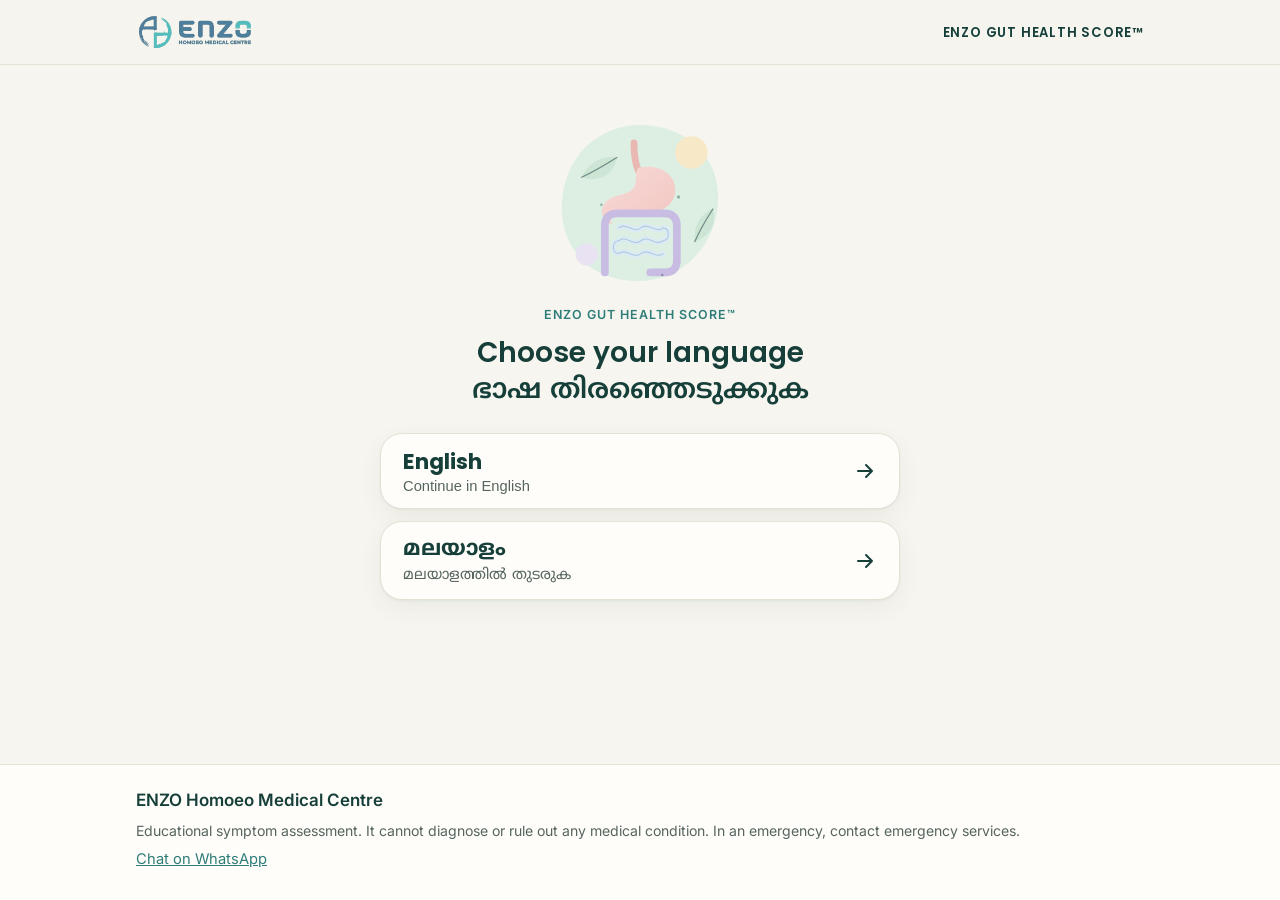
<file: score/index.html>
<!DOCTYPE html>
<html lang="en">
<head>
<meta charset="UTF-8" />
<meta name="viewport" content="width=device-width, initial-scale=1.0, viewport-fit=cover" />
<meta name="theme-color" content="#F7F5EF" />
<title>ENZO Gut Health Score™ · ENZO Homoeo Medical Centre</title>
<meta name="description" content="An 8-question educational digestive symptom assessment from ENZO Homoeo Medical Centre. Takes about 2 minutes. Not a diagnosis." />
<meta property="og:type" content="website" />
<meta property="og:title" content="ENZO Gut Health Score™" />
<meta property="og:description" content="How healthy is your gut? 8 questions, about 2 minutes, in English or Malayalam. Educational assessment, not a diagnosis." />
<meta property="og:image" content="https://ihkarise.github.io/ENZO-CLINIC-/score/assets/share.jpg" />
<meta property="og:image:width" content="1200" />
<meta property="og:image:height" content="630" />
<meta property="og:url" content="https://ihkarise.github.io/ENZO-CLINIC-/score/" />
<meta name="twitter:card" content="summary_large_image" />
<meta name="robots" content="index,follow" />
<!-- Add <link rel="canonical" href="https://<final-hostname>/"> once the real
     subdomain is registered and verified. See score/README.md §Deployment. -->
<link rel="icon" type="image/png" href="assets/logo-mark.png" />
<link rel="apple-touch-icon" href="assets/logo-mark.png" />
<link rel="preconnect" href="https://fonts.googleapis.com" />
<link rel="preconnect" href="https://fonts.gstatic.com" crossorigin />
<link href="https://fonts.googleapis.com/css2?family=Inter:wght@400;500;600;700&family=Noto+Sans+Malayalam:wght@400;500;600;700&family=Poppins:wght@500;600;700&display=swap" rel="stylesheet" />
<link rel="stylesheet" href="css/gut-score.css" />
</head>
<body class="gut-score-app">
<a class="gs-skip" id="gsSkip" href="#gs-main">Skip to content</a>
<header class="gs-header">
  <div class="gs-header-in">
    <button type="button" class="gs-back" id="gsBack" hidden>
      <svg viewBox="0 0 24 24" aria-hidden="true" focusable="false"><path d="M15 18l-6-6 6-6" /></svg>
      <span>Back</span>
    </button>
    <a class="gs-brand" href="./" aria-label="ENZO Gut Health Score™ home">
      <img src="assets/logo-horizontal.png" alt="ENZO Homoeo Medical Centre" width="139" height="45" />
    </a>
    <span class="gs-product">ENZO Gut Health Score™</span>
    <div class="gs-lang" id="gsLang" role="group" aria-label="Language" hidden></div>
  </div>
</header>

<main id="gs-main" class="gs-main" tabindex="-1">
  <div id="gsScreen">
    <noscript>
      <div class="gs-card">
        <h1 class="gs-h1">ENZO Gut Health Score™</h1>
        <p>This assessment needs JavaScript to calculate your score. Please enable JavaScript or use a different browser.</p>
      </div>
    </noscript>
  </div>
</main>

<div class="gs-sr" id="gsLive" aria-live="polite" aria-atomic="true"></div>

<footer class="gs-footer">
  <div class="gs-footer-in">
    <p class="gs-footer-name" id="gsClinicName">ENZO Homoeo Medical Centre</p>
    <p class="gs-footer-note" id="gsFooterNote">Educational symptom assessment. It cannot diagnose or rule out any medical condition. In an emergency, contact emergency services.</p>
    <nav class="gs-footer-links" id="gsFooterLinks" aria-label="Footer"></nav>
  </div>
</footer>

<script type="module" src="js/app.js"></script>
</body>
</html>
</file>
<file: score/css/gut-score.css>
/* ENZO Gut Health Score — public patient-facing styles.
   Everything is scoped under .gut-score-app; this file is never loaded by
   the staff app and the staff app's css/app.css is never loaded here. */
.gut-score-app{
  --gs-ivory:#F7F5EF; --gs-paper:#FFFDF9; --gs-ink:#163F3A; --gs-text:#22302D; --gs-muted:#56655F;
  --gs-line:#E6E1D4; --gs-sage:#DDEFE3; --gs-sage-d:#BFDDCB; --gs-pink:#F8DAD7; --gs-blue:#DCEAF4;
  --gs-lav:#E9E2F3; --gs-cream:#F7E8C8; --gs-teal:#2F7D79; --gs-slate:#4F7590;
  --gs-red:#A4281B; --gs-red-soft:#FCE9E6; --gs-amber:#8A5A00; --gs-amber-soft:#FBF0D9;
  --gs-r:22px; --gs-r-sm:14px; --gs-shadow:0 1px 2px rgba(22,63,58,.05),0 8px 24px rgba(22,63,58,.06);
  --gs-maxw:1040px; --gs-focus:0 0 0 3px var(--gs-paper),0 0 0 6px var(--gs-teal);
  margin:0; min-height:100dvh; display:flex; flex-direction:column;
  background:var(--gs-ivory); color:var(--gs-text);
  font:400 1.0625rem/1.6 "Inter",system-ui,-apple-system,"Segoe UI",Roboto,sans-serif;
  -webkit-font-smoothing:antialiased; -webkit-text-size-adjust:100%;
}
.gut-score-app *,.gut-score-app *::before,.gut-score-app *::after{box-sizing:border-box;}
:where(.gut-score-app) :where(h1,h2,h3,h4,p,ul,fieldset,legend){margin:0;padding:0;}
:where(.gut-score-app) :where(ul){list-style:none;}
.gut-score-app :is(h1,h2,h3,h4,.gs-product,.gs-btn,.gs-score-num){font-family:"Poppins","Inter",system-ui,sans-serif;}
.gut-score-app :focus-visible{outline:none;box-shadow:var(--gs-focus);border-radius:10px;}
.gut-score-app [tabindex="-1"]:focus{outline:none;box-shadow:none;}
.gut-score-app a{color:var(--gs-teal);}

.gs-sr{position:absolute!important;width:1px;height:1px;overflow:hidden;clip:rect(0 0 0 0);white-space:nowrap;}
.gs-skip{position:absolute;left:12px;top:-60px;z-index:50;background:var(--gs-ink);color:#fff!important;padding:10px 16px;border-radius:10px;text-decoration:none;}
.gs-skip:focus{top:12px;}

.gs-icon{width:1.2em;height:1.2em;flex:none;fill:none;stroke:currentColor;stroke-width:2;stroke-linecap:round;stroke-linejoin:round;}

/* ---------- header ---------- */
.gs-header{position:sticky;top:0;z-index:20;background:rgba(247,245,239,.94);border-bottom:1px solid var(--gs-line);}
.gs-header-in{max-width:var(--gs-maxw);margin:0 auto;display:flex;align-items:center;gap:12px;padding:10px 16px;min-height:64px;}
.gs-brand{display:flex;flex:none;}
.gs-brand img{display:block;width:118px;height:auto;}
.gs-product{margin-left:auto;font-weight:600;font-size:.82rem;letter-spacing:.06em;text-transform:uppercase;color:var(--gs-ink);text-align:right;}
.gs-back{display:inline-flex;align-items:center;gap:4px;min-height:44px;padding:0 12px 0 6px;border:1px solid var(--gs-line);border-radius:999px;background:var(--gs-paper);color:var(--gs-ink);font:600 .9rem "Inter",sans-serif;cursor:pointer;}
.gs-back svg{width:20px;height:20px;fill:none;stroke:currentColor;stroke-width:2.2;stroke-linecap:round;stroke-linejoin:round;}
.gs-back[hidden]{display:none;}

/* ---------- layout ---------- */
.gs-main{flex:1;width:100%;max-width:var(--gs-maxw);margin:0 auto;padding:24px 16px 48px;}
.gs-main:focus{outline:none;}
.gs-card{background:var(--gs-paper);border:1px solid var(--gs-line);border-radius:var(--gs-r);padding:24px 20px;box-shadow:var(--gs-shadow);}
.gs-step{max-width:720px;margin:0 auto;}

.gs-h1{font-size:clamp(2.1rem,7vw,3.4rem);line-height:1.08;font-weight:700;color:var(--gs-ink);letter-spacing:-.01em;}
.gs-h2{font-size:clamp(1.35rem,4.4vw,1.75rem);line-height:1.25;font-weight:600;color:var(--gs-ink);}
.gs-h3{font-size:1.2rem;line-height:1.3;font-weight:600;color:var(--gs-ink);margin-bottom:10px;}
.gs-h4{font-size:1rem;font-weight:600;color:var(--gs-ink);margin:20px 0 6px;}
.gs-eyebrow{display:block;font-size:.78rem;font-weight:600;letter-spacing:.08em;text-transform:uppercase;color:var(--gs-teal);margin-bottom:10px;}
.gs-lead{font-size:1.2rem;color:var(--gs-text);margin:14px 0 22px;}
.gs-small{font-size:.9rem;color:var(--gs-muted);}
.gs-note{font-size:.9rem;color:var(--gs-muted);margin-top:16px;padding-top:14px;border-top:1px dashed var(--gs-line);}
.gs-card :where(p+p){margin-top:10px;}

/* ---------- buttons ---------- */
.gs-btn{display:inline-flex;align-items:center;justify-content:center;gap:10px;min-height:52px;padding:12px 22px;border-radius:999px;border:1.5px solid transparent;font-weight:600;font-size:1rem;line-height:1.2;text-decoration:none;cursor:pointer;transition:background-color .2s,transform .2s,border-color .2s;}
.gs-btn-primary{background:var(--gs-ink);color:#fff;}
.gs-btn-primary:hover{background:#0F2F2B;transform:translateY(-1px);}
.gs-btn-ghost{background:transparent;color:var(--gs-ink);border-color:#CFC8B6;}
.gs-btn-ghost:hover{background:var(--gs-sage);}
.gs-btn-lg{min-height:58px;padding:14px 28px;font-size:1.08rem;}
.gs-btn-emergency{background:var(--gs-red);color:#fff!important;}
.gs-btn-emergency:hover{background:#86200F;}

/* ---------- intro ---------- */
.gs-hero{display:grid;gap:24px;align-items:center;padding:8px 0 28px;}
.gs-hero-art{order:-1;max-width:260px;margin:0 auto;width:100%;}
.gs-illus{display:block;width:100%;height:auto;}
.gs-facts{display:grid;grid-template-columns:1fr 1fr;gap:10px;margin-bottom:26px;}
.gs-facts li{display:flex;align-items:center;gap:10px;padding:12px 14px;border-radius:var(--gs-r-sm);font-size:.95rem;font-weight:500;color:var(--gs-ink);line-height:1.3;}
.gs-facts li:nth-child(1){background:var(--gs-sage);} .gs-facts li:nth-child(2){background:var(--gs-blue);}
.gs-facts li:nth-child(3){background:var(--gs-cream);} .gs-facts li:nth-child(4){background:var(--gs-lav);}
.gs-hero .gs-small{margin-top:14px;max-width:46ch;}
.gs-disclaimer{background:transparent;border:1px solid var(--gs-line);border-radius:var(--gs-r);padding:20px;margin-top:8px;}
.gs-disclaimer .gs-h3{font-size:1rem;}
.gs-disclaimer p{font-size:.92rem;color:var(--gs-muted);}

/* ---------- progress ---------- */
.gs-progress{margin-bottom:22px;}
.gs-progress-text{display:flex;justify-content:space-between;font-size:.88rem;font-weight:600;color:var(--gs-muted);margin-bottom:8px;}
.gs-progress-track{height:8px;border-radius:999px;background:#ECE7DA;overflow:hidden;}
.gs-progress-track span{display:block;height:100%;border-radius:inherit;background:var(--gs-teal);transition:width .35s ease;}

/* ---------- question ---------- */
.gs-fieldset{border:0;min-width:0;}
.gs-legend{display:block;width:100%;margin-bottom:6px;}
.gs-qtext{display:block;font:600 clamp(1.2rem,4.2vw,1.5rem)/1.35 "Poppins","Inter",sans-serif;color:var(--gs-ink);}
.gs-help{margin:10px 0 0;font-size:.95rem;color:var(--gs-muted);}
.gs-options,.gs-checks{display:grid;gap:10px;margin-top:20px;}
.gs-option{position:relative;display:flex;align-items:center;gap:14px;min-height:64px;padding:14px 16px;border:1.5px solid var(--gs-line);border-radius:var(--gs-r-sm);background:#fff;cursor:pointer;transition:border-color .2s,background-color .2s;}
.gs-option:hover{border-color:var(--gs-sage-d);background:#FBFDFB;}
.gs-option input{position:absolute;opacity:0;width:1px;height:1px;}
.gs-option-body{flex:1;display:flex;flex-wrap:wrap;align-items:baseline;justify-content:space-between;gap:2px 12px;}
.gs-option-label{font-weight:600;color:var(--gs-ink);font-size:1.05rem;}
.gs-option-detail{color:var(--gs-muted);font-size:.95rem;}
.gs-option-check{display:grid;place-items:center;width:28px;height:28px;border-radius:50%;border:2px solid #BDB6A4;color:transparent;flex:none;}
.gs-option-check .gs-icon{width:16px;height:16px;stroke-width:3;}
.gs-option:has(input:checked){border-color:var(--gs-teal);background:var(--gs-sage);}
.gs-option:has(input:checked) .gs-option-check{background:var(--gs-teal);border-color:var(--gs-teal);color:#fff;}
.gs-option:has(input:focus-visible){box-shadow:var(--gs-focus);}
.gs-error{min-height:1.5em;margin-top:12px;color:var(--gs-red);font-weight:600;font-size:.95rem;}
.gs-error:empty{min-height:0;margin:0;}
.gs-fieldset[aria-invalid="true"] .gs-option,.gs-fieldset[aria-invalid="true"] .gs-check{border-color:#D9A79F;}
.gs-nav{display:flex;justify-content:space-between;gap:12px;margin-top:24px;}
.gs-nav .gs-btn-primary{flex:1;max-width:280px;margin-left:auto;}

/* ---------- warning-sign check ---------- */
.gs-step .gs-h2{margin-bottom:18px;}
.gs-check{position:relative;display:flex;align-items:center;gap:14px;min-height:56px;padding:12px 16px;border:1.5px solid var(--gs-line);border-radius:var(--gs-r-sm);background:#fff;cursor:pointer;font-weight:500;color:var(--gs-ink);}
.gs-check input{position:absolute;opacity:0;width:1px;height:1px;}
.gs-check-box{display:grid;place-items:center;width:26px;height:26px;border-radius:7px;border:2px solid #BDB6A4;color:transparent;flex:none;}
.gs-check-box .gs-icon{width:16px;height:16px;stroke-width:3;}
.gs-check:has(input:checked){border-color:var(--gs-ink);background:#F3F1EA;}
.gs-check:has(input:checked) .gs-check-box{background:var(--gs-ink);border-color:var(--gs-ink);color:#fff;}
.gs-check:has(input:focus-visible){box-shadow:var(--gs-focus);}
.gs-check-none{margin-top:8px;background:var(--gs-sage);}
.gs-inline-alert{display:flex;gap:12px;align-items:flex-start;margin-top:18px;padding:14px 16px;border-radius:var(--gs-r-sm);background:var(--gs-red-soft);border:1.5px solid #E4A69C;color:var(--gs-red);}
.gs-inline-alert p{color:#5E1A10;}

/* ---------- results ---------- */
.gs-results{display:grid;gap:18px;max-width:780px;margin:0 auto;}
.gs-score-row{display:grid;grid-template-columns:auto 1fr;align-items:center;gap:8px 20px;margin-top:18px;}
.gs-ring{--p:0;grid-row:1;grid-column:1;width:132px;height:132px;border-radius:50%;
  background:radial-gradient(closest-side,var(--gs-paper) 76%,transparent 77%),conic-gradient(var(--gs-teal) calc(var(--p)*1%),#ECE7DA 0);}
.gs-score{grid-row:1;grid-column:1;display:flex;align-items:baseline;justify-content:center;width:132px;color:var(--gs-ink);}
.gs-score-num{font-size:2.9rem;font-weight:700;line-height:1;}
.gs-score-max{font-size:1.05rem;font-weight:600;color:var(--gs-muted);margin-left:4px;}
.gs-band{grid-row:1;grid-column:2;padding:16px 18px;border-radius:var(--gs-r-sm);}
.gs-band .gs-h3{margin-bottom:6px;}
.gs-band-range{font-size:.82rem;font-weight:600;color:var(--gs-muted);text-transform:uppercase;letter-spacing:.05em;margin-bottom:2px;}
.band-low{background:var(--gs-sage);} .band-mild{background:var(--gs-blue);}
.band-moderate{background:var(--gs-cream);} .band-high{background:var(--gs-pink);}

.gs-subs{display:grid;gap:16px;}
.gs-sub-top{display:flex;justify-content:space-between;gap:12px;margin-bottom:6px;font-weight:500;color:var(--gs-ink);}
.gs-sub-val{font-weight:700;font-variant-numeric:tabular-nums;white-space:nowrap;}
.gs-bar{height:12px;border-radius:999px;background:#ECE7DA;overflow:hidden;}
.gs-bar span{display:block;height:100%;border-radius:inherit;background:var(--gs-teal);min-width:0;}
.gs-chips{display:flex;flex-wrap:wrap;gap:8px;margin-top:4px;}
.gs-chip{padding:8px 14px;border-radius:999px;font-weight:600;font-size:.95rem;color:var(--gs-ink);border:1px solid rgba(22,63,58,.12);}
.sub-bloatingGas.gs-chip{background:var(--gs-sage);} .sub-acidity.gs-chip{background:var(--gs-pink);}
.sub-pain.gs-chip{background:var(--gs-cream);} .sub-bowel.gs-chip{background:var(--gs-blue);}
.sub-food.gs-chip{background:var(--gs-lav);} .sub-impact.gs-chip{background:#EDE8DA;}

.gs-safety{border-radius:var(--gs-r);padding:22px 20px;border:2px solid;}
.gs-safety p+p,.gs-safety ul+p{margin-top:10px;}
.gs-safety-urgent{background:var(--gs-red-soft);border-color:var(--gs-red);}
.gs-safety-prompt{background:var(--gs-amber-soft);border-color:#C99A3D;}
.gs-safety-head{display:flex;align-items:center;gap:12px;margin-bottom:12px;}
.gs-safety-head .gs-icon{width:30px;height:30px;}
.gs-safety-urgent .gs-safety-head{color:var(--gs-red);} .gs-safety-prompt .gs-safety-head{color:var(--gs-amber);}
.gs-safety .gs-h2{color:inherit;}
.gs-safety-list{list-style:disc;padding-left:1.3em;margin:6px 0 4px;font-weight:600;}
.gs-safety-actions{display:flex;flex-wrap:wrap;align-items:center;gap:8px 14px;margin:16px 0 8px;}

.gs-cta{display:grid;gap:18px;padding:26px 22px;border-radius:var(--gs-r);background:var(--gs-ink);color:#E9F2EE;}
.gs-cta .gs-h2{color:#fff;margin-bottom:8px;}
.gs-cta .gs-btn-primary{background:var(--gs-cream);color:var(--gs-ink);}
.gs-cta .gs-btn-primary:hover{background:#fff;}
.gs-cta-fallback{font-weight:600;color:#fff;}
.gs-actions{display:flex;flex-wrap:wrap;gap:10px;margin-top:16px;}
.gs-print-meta{display:none;}

/* ---------- footer ---------- */
.gs-footer{border-top:1px solid var(--gs-line);background:var(--gs-paper);}
.gs-footer-in{max-width:var(--gs-maxw);margin:0 auto;padding:22px 16px 28px;display:grid;gap:6px;}
.gs-footer-name{font-weight:600;color:var(--gs-ink);}
.gs-footer-note{font-size:.88rem;color:var(--gs-muted);}
.gs-footer-links{display:flex;flex-wrap:wrap;gap:16px;font-size:.92rem;}
.gs-footer-links:empty{display:none;}

/* ---------- Malayalam ---------- */
html:lang(ml) .gut-score-app,html:lang(ml) .gut-score-app :is(h1,h2,h3,h4,.gs-btn,.gs-qtext){font-family:"Noto Sans Malayalam","Inter",system-ui,sans-serif;}
html:lang(ml) .gut-score-app{line-height:1.75;}
html:lang(ml) .gs-h1{font-size:clamp(1.8rem,6vw,2.8rem);line-height:1.3;}
html:lang(ml) .gs-eyebrow,html:lang(ml) .gs-band-range{text-transform:none;letter-spacing:0;}
[lang="ml"]{font-family:"Noto Sans Malayalam","Inter",system-ui,sans-serif;}

/* ---------- header language switch ---------- */
.gs-lang{display:inline-flex;flex:none;margin-left:12px;padding:3px;border:1px solid var(--gs-line);border-radius:999px;background:var(--gs-paper);}
.gs-lang[hidden]{display:none;}
.gs-lang button{min-height:38px;padding:0 12px;border:0;border-radius:999px;background:transparent;color:var(--gs-ink);font:600 .85rem "Inter","Noto Sans Malayalam",sans-serif;cursor:pointer;}
.gs-lang button[lang="ml"]{font-family:"Noto Sans Malayalam",sans-serif;}
.gs-lang button[aria-pressed="true"]{background:var(--gs-ink);color:#fff;}

/* ---------- language choice screen ---------- */
.gs-langpick{max-width:520px;margin:0 auto;text-align:center;padding:8px 0 24px;}
.gs-langpick-art{width:180px;margin:0 auto 12px;}
.gs-langpick .gs-h2 span{display:block;}
.gs-langpick-ml{margin-top:4px;}
.gs-langpick-btns{display:grid;gap:12px;margin-top:24px;}
.gs-langbtn{display:grid;grid-template-columns:1fr auto;align-items:center;gap:2px 12px;width:100%;min-height:76px;padding:14px 22px;text-align:left;border:1.5px solid var(--gs-line);border-radius:var(--gs-r);background:var(--gs-paper);color:var(--gs-ink);cursor:pointer;box-shadow:var(--gs-shadow);transition:border-color .2s,background-color .2s;}
.gs-langbtn:hover{border-color:var(--gs-teal);background:var(--gs-sage);}
.gs-langbtn-name{font:700 1.35rem/1.3 "Poppins","Noto Sans Malayalam",sans-serif;}
.gs-langbtn[lang="ml"] .gs-langbtn-name,.gs-langbtn[lang="ml"] .gs-langbtn-sub{font-family:"Noto Sans Malayalam",sans-serif;}
.gs-langbtn-sub{grid-column:1;font-size:.92rem;color:var(--gs-muted);}
.gs-langbtn .gs-icon{grid-column:2;grid-row:1/span 2;width:24px;height:24px;}

/* ---------- optional photos ---------- */
.gs-hero-photo img{display:block;width:100%;height:auto;aspect-ratio:1;object-fit:cover;border-radius:44% 56% 52% 48% / 48% 46% 54% 52%;}
.gs-hero-art.has-photo .gs-illus{display:none;}
.gs-wa-photo{flex:none;}
.gs-wa-photo img{display:block;width:96px;height:96px;border-radius:50%;object-fit:cover;border:3px solid #fff;box-shadow:var(--gs-shadow);}

/* ---------- WhatsApp lead card ---------- */
.gs-wa{display:flex;flex-wrap:wrap;gap:16px 22px;align-items:flex-start;padding:24px 20px;border-radius:var(--gs-r);background:var(--gs-sage);border:1.5px solid var(--gs-sage-d);}
.gs-wa-body{flex:1;min-width:240px;}
.gs-wa .gs-h2{margin-bottom:8px;}
.gs-wa-score{font-size:1.1rem;color:var(--gs-ink);margin-bottom:8px;}
.gs-wa-score strong{font-family:"Poppins",sans-serif;font-size:1.35rem;}
.gs-btn-wa{width:100%;max-width:420px;margin:14px 0 8px;background:#1B7F4C;color:#fff!important;min-height:58px;font-size:1.05rem;}
.gs-btn-wa:hover{background:#146A3E;transform:translateY(-1px);}
.gs-btn-wa .gs-icon{width:24px;height:24px;}
.gs-wa-urgent{display:flex;gap:8px;align-items:flex-start;margin-top:10px;font-weight:600;color:var(--gs-red);}
@media (max-width:640px){ .gs-product{display:none;} .gs-lang{margin-left:auto;} }
@media (max-width:420px){
  .gs-header-in{gap:8px;padding:8px 12px;}
  .gs-back{padding:0 10px;min-width:44px;justify-content:center;}
  .gs-back span{position:absolute;width:1px;height:1px;overflow:hidden;clip:rect(0 0 0 0);white-space:nowrap;}
  .gs-lang{margin-left:auto;}
  .gs-lang button{padding:0 9px;font-size:.8rem;min-height:36px;}
}
@media (min-width:768px){ .gs-wa{padding:28px 32px;} }
@media print{ .gs-lang,.gs-btn-wa{display:none!important;} .gs-wa{background:#fff;border:1px solid #999;} }

/* ---------- responsive ---------- */
@media (max-width:420px){
  .gs-product{font-size:.7rem;letter-spacing:.04em;}
  .gs-brand img{width:100px;}
  .gs-facts{grid-template-columns:1fr;}
  .gs-score-row{grid-template-columns:1fr;justify-items:center;}
  .gs-ring,.gs-score{grid-column:1;}
  .gs-band{grid-row:2;grid-column:1;width:100%;}
  .gs-nav .gs-btn-ghost{padding:12px 16px;}
}
@media (min-width:768px){
  .gs-main{padding:40px 24px 64px;}
  .gs-card{padding:32px;}
  .gs-hero{grid-template-columns:1.15fr .85fr;gap:40px;padding:24px 0 40px;}
  .gs-hero-art{order:0;max-width:400px;}
  .gs-cta{padding:32px;}
  .gs-cta-split{grid-template-columns:1fr auto;align-items:center;}
  .gs-safety{padding:28px 32px;}
}

@media (prefers-reduced-motion:reduce){
  .gut-score-app *{transition:none!important;animation:none!important;scroll-behavior:auto!important;}
  .gs-btn:hover{transform:none;}
}
@media (forced-colors:active){
  .gs-option:has(input:checked),.gs-check:has(input:checked){outline:3px solid Highlight;}
  .gs-bar span,.gs-progress-track span{background:Highlight;forced-color-adjust:none;}
}

/* ---------- print: the result only, no navigation ---------- */
@media print{
  .gut-score-app{background:#fff;font-size:11pt;}
  .gs-header,.gs-footer,.gs-skip,.gs-actions,.gs-cta-action,.gs-safety-actions .gs-btn,.gs-privacy{display:none!important;}
  .gs-main{padding:0;max-width:none;}
  .gs-card,.gs-safety,.gs-cta{box-shadow:none;break-inside:avoid;}
  .gs-cta{background:#fff;color:#000;border:1px solid #999;}
  .gs-cta .gs-h2{color:#000;}
  .gs-ring,.gs-bar,.gs-bar span{-webkit-print-color-adjust:exact;print-color-adjust:exact;}
  .gs-print-meta{display:block;font-size:9pt;color:#555;}
}
</file>
